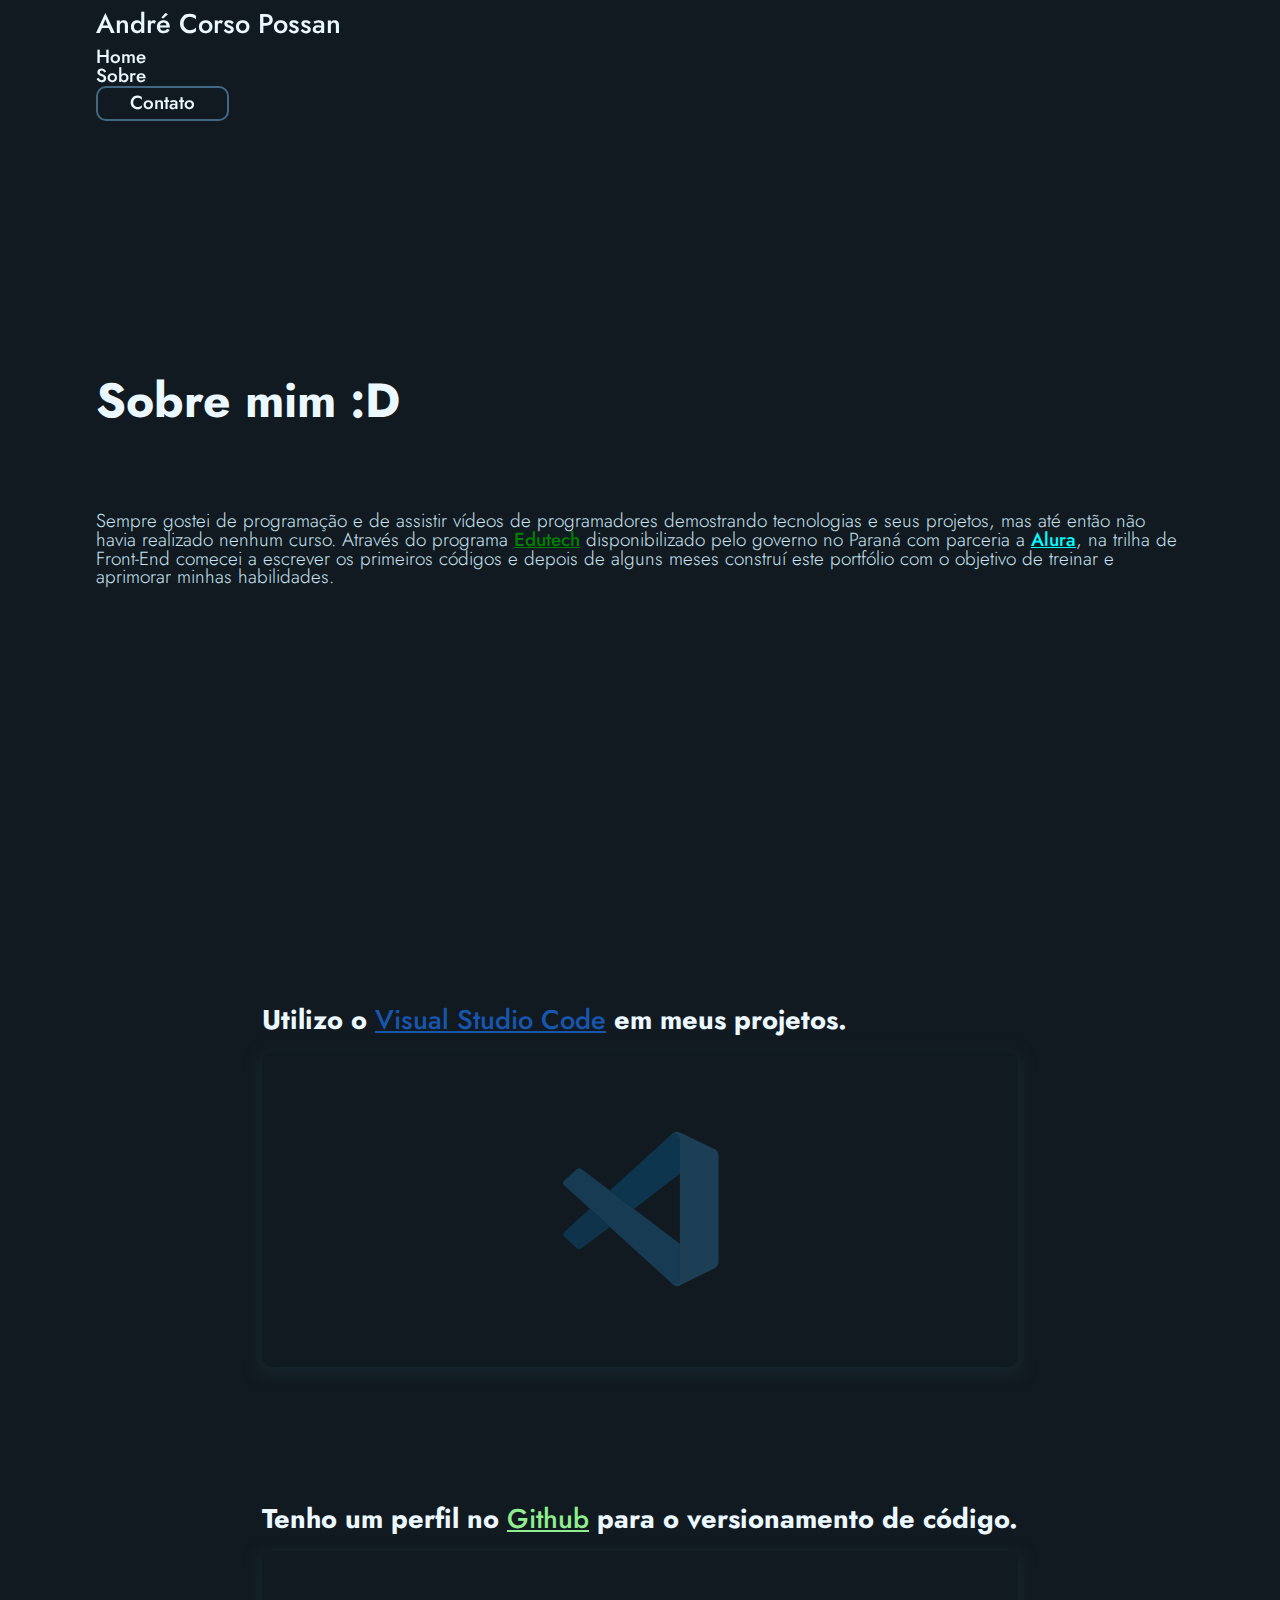
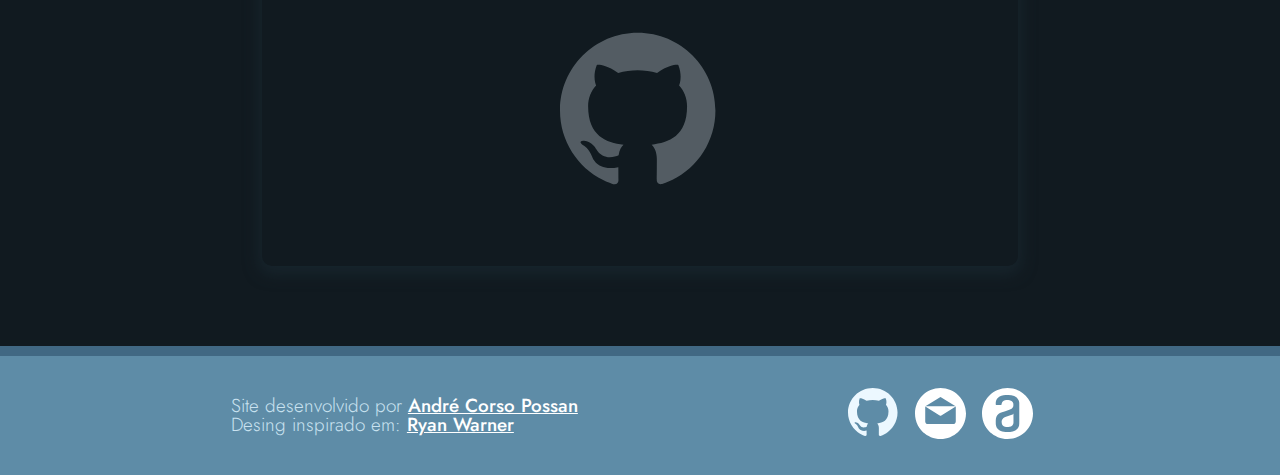
<file: about.html>
<!DOCTYPE html>
<html lang="pt-br">

<head>
    <meta charset="UTF-8">
    <meta http-equiv="X-UA-Compatible" content="IE=edge">
    <meta name="viewport" content="width=device-width, initial-scale=1.0">
    <title>Sobre | Portfólio</title>
    <link rel="stylesheet" href="assets/css/base/reset.css">
    <link rel="stylesheet" href="assets/css/base/base.css">
    <link rel="stylesheet" href="assets/css/base/variables.css">
    <link rel="preconnect" href="https://fonts.googleapis.com">
    <link rel="preconnect" href="https://fonts.gstatic.com" crossorigin>
    <link href="https://fonts.googleapis.com/css2?family=Jost:wght@300;400;500;600;700&display=swap" rel="stylesheet">
    <link rel="stylesheet" href="assets/css/components/buttons.css">
    <link rel="stylesheet" href="assets/css/header.css">
    <link rel="stylesheet" href="assets/css/introduction.css">
    <link rel="stylesheet" href="assets/css/about.css">
    <link rel="stylesheet" href="assets/css/components/banner-parallax.css">
    <link rel="stylesheet" href="assets/css/footer.css">
</head>

<body>
    <header class="header container">
        <h2 class="title title--two"><a href="index.html" class="header__link">André Corso Possan</a></h2>
        <nav>
            <ul class="header__list">
                <li class="header__item"><a href="index.html" class="header__link">Home</a></li>
                <li class="header__item"><a href="about.html" class="header__link">Sobre</a></li>
                <li class="header__item"><a href="contact.html" class="header__link button">Contato</a></li>
            </ul>
        </nav>
    </header>
    <main>
        <section class="introduction container">
            <h1 class="title introduction__title">Sobre mim :D</h1>
            <p class="introduction__paragraph">
                Sempre gostei de programação e de assistir vídeos de programadores demostrando
                tecnologias e seus projetos, mas até então não havia realizado nenhum curso. Através do programa
                <a href="https://www.educacao.pr.gov.br/programacao" class="highlight highlight--edutech"
                    target="_blank">Edutech</a>
                disponibilizado pelo governo no Paraná com parceria a
                <a href="https://cursos.alura.com.br/user/andre-possan" class="highlight highlight--alura"
                    target="_blank">Alura</a>,
                na trilha de Front-End comecei a escrever os primeiros códigos e depois de alguns meses construí este
                portfólio com o objetivo de treinar e aprimorar minhas habilidades.
            </p>
        </section>
        <section class="about container">
            <ul>
                <li class="banner-parallax__item">
                    <h2 class="banner-parallax__title title title--two">Utilizo o
                        <a href="https://code.visualstudio.com/" class="highlight highlight--vscode"
                            target="_blank">Visual Studio Code</a>
                        em meus projetos.
                    </h2>
                    <a class="banner-parallax__image banner-parallax__image--vscode"
                        href="https://code.visualstudio.com/" target="_blank">
                        <img class="banner-parallax__icon" src="assets/img/icons/vscode.svg" alt="Ícone do Vs Code">
                    </a>
                </li>
                <li class="banner-parallax__item">
                    <h2 class="banner-parallax__title title title--two">
                        Tenho um perfil no
                        <a class="highlight highlight--github" href="https://github.com/andre-possan"
                            target="_blank">Github</a>
                        para o versionamento de código.
                    </h2>
                    <a class="banner-parallax__image banner-parallax__image--github"
                        href="https://github.com/andre-possan" target="_blank">
                        <img class="banner-parallax__icon" src="assets/img/icons/github.svg" alt="Ícone do Github">
                    </a>
                </li>
            </ul>
        </section>
    </main>
    <footer class="footer container">
        <ul class="footer__texts-list">
            <li class="footer__texts-item">
                <p class="footer__text">Site desenvolvido por
                    <a class="footer__link" href="https://github.com/andre-possan" target="_blank">André Corso Possan</a>
                </p>
            </li>
            <li class="footer__texts-item">
                <p class="footer__text">Desing inspirado em:
                    <a class="footer__link" href="https://ryan.warner.codes." target="_blank">Ryan Warner</a>
                </p>
            </li>
        </ul>
        <ul class="footer__images">
            <li class="footer__item">
                <a href="https://github.com/andre-possan" target="_blank">
                    <img class="footer__image" src="assets/img/icons/github.svg" alt="Github icon">
                </a>
            </li>
            <li class="footer__item">
                <a href="mailto:andrecorsopossan@gmail.com" target="_blank">
                    <img class="footer__image" src="assets/img/icons/email.svg" alt="Email icon">
                </a>
            </li>
            <li class="footer__item">
                <a href="https://cursos.alura.com.br/user/andre-possan" target="_blank">
                    <img class="footer__image" src="assets/img/icons/alura.svg" alt="Alura icon">
                </a>
            </li>
        </ul>
    </footer>
</body>

</html>
</file>
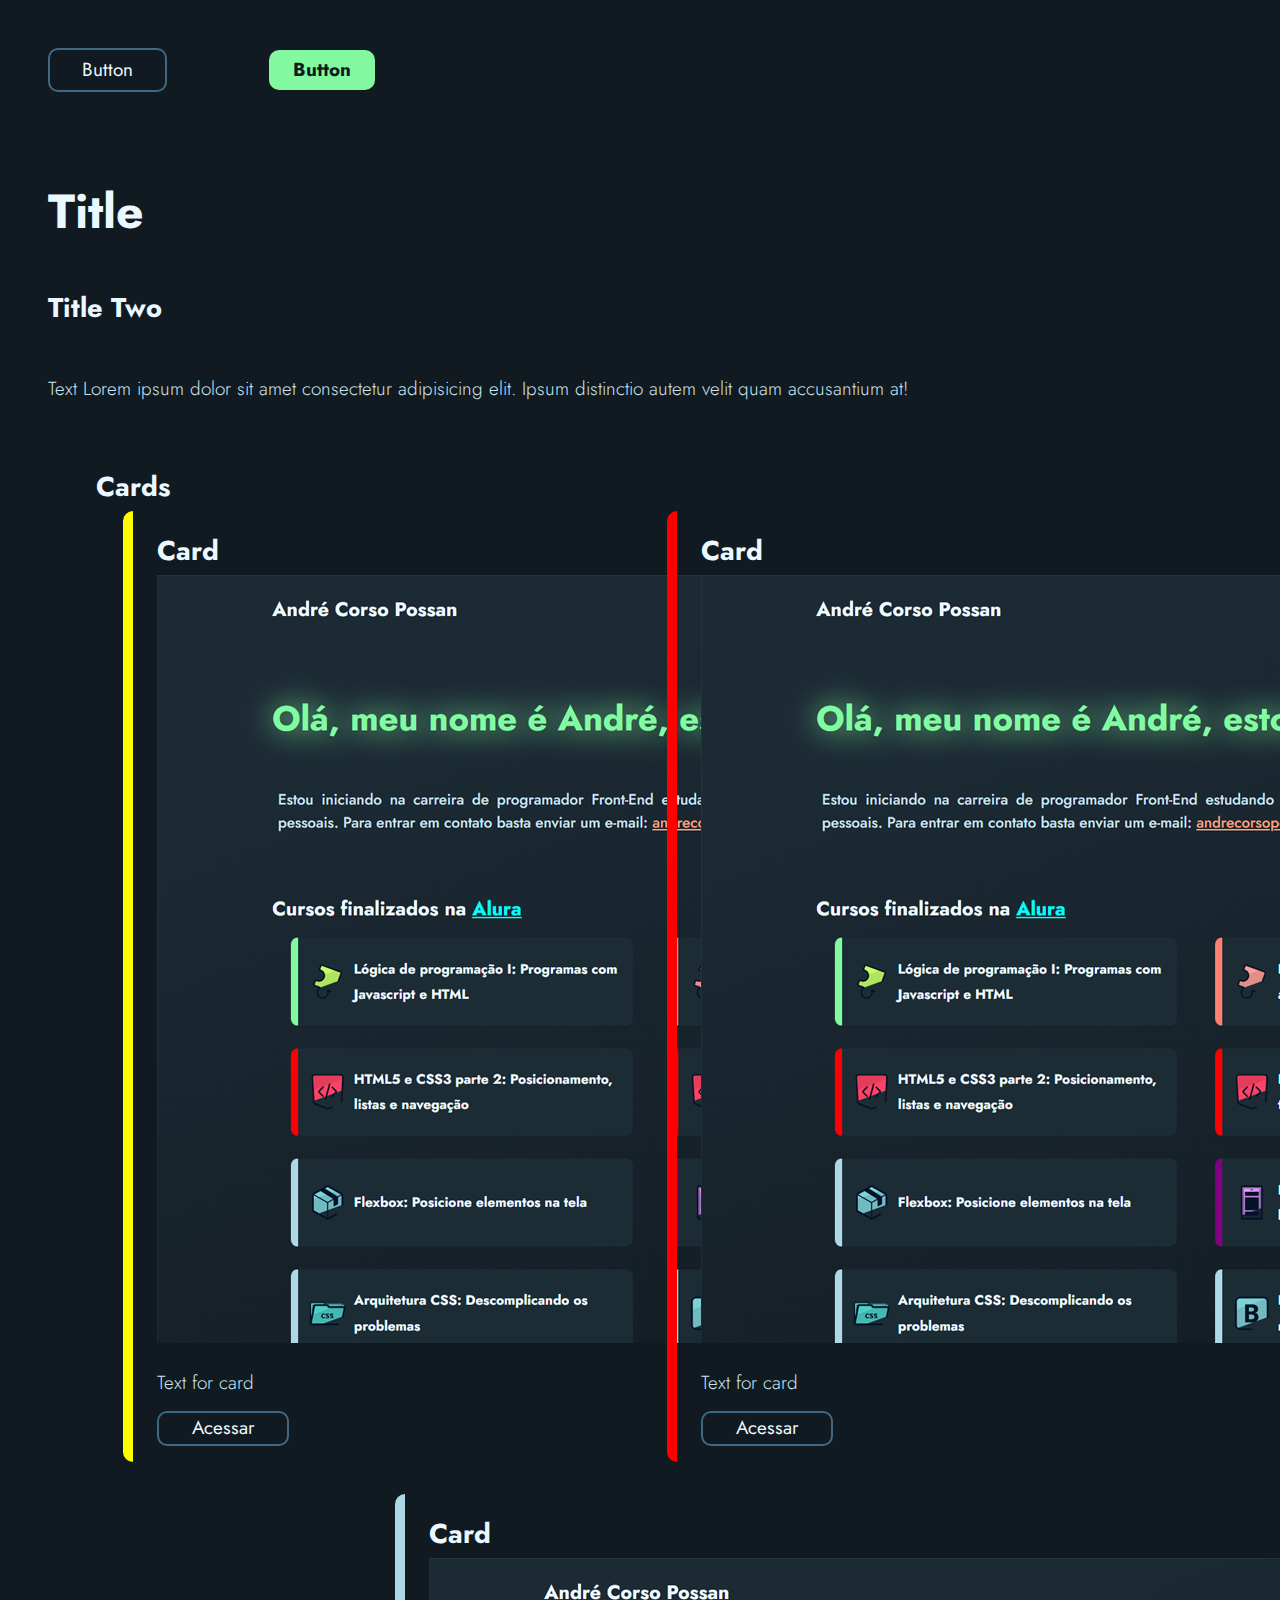
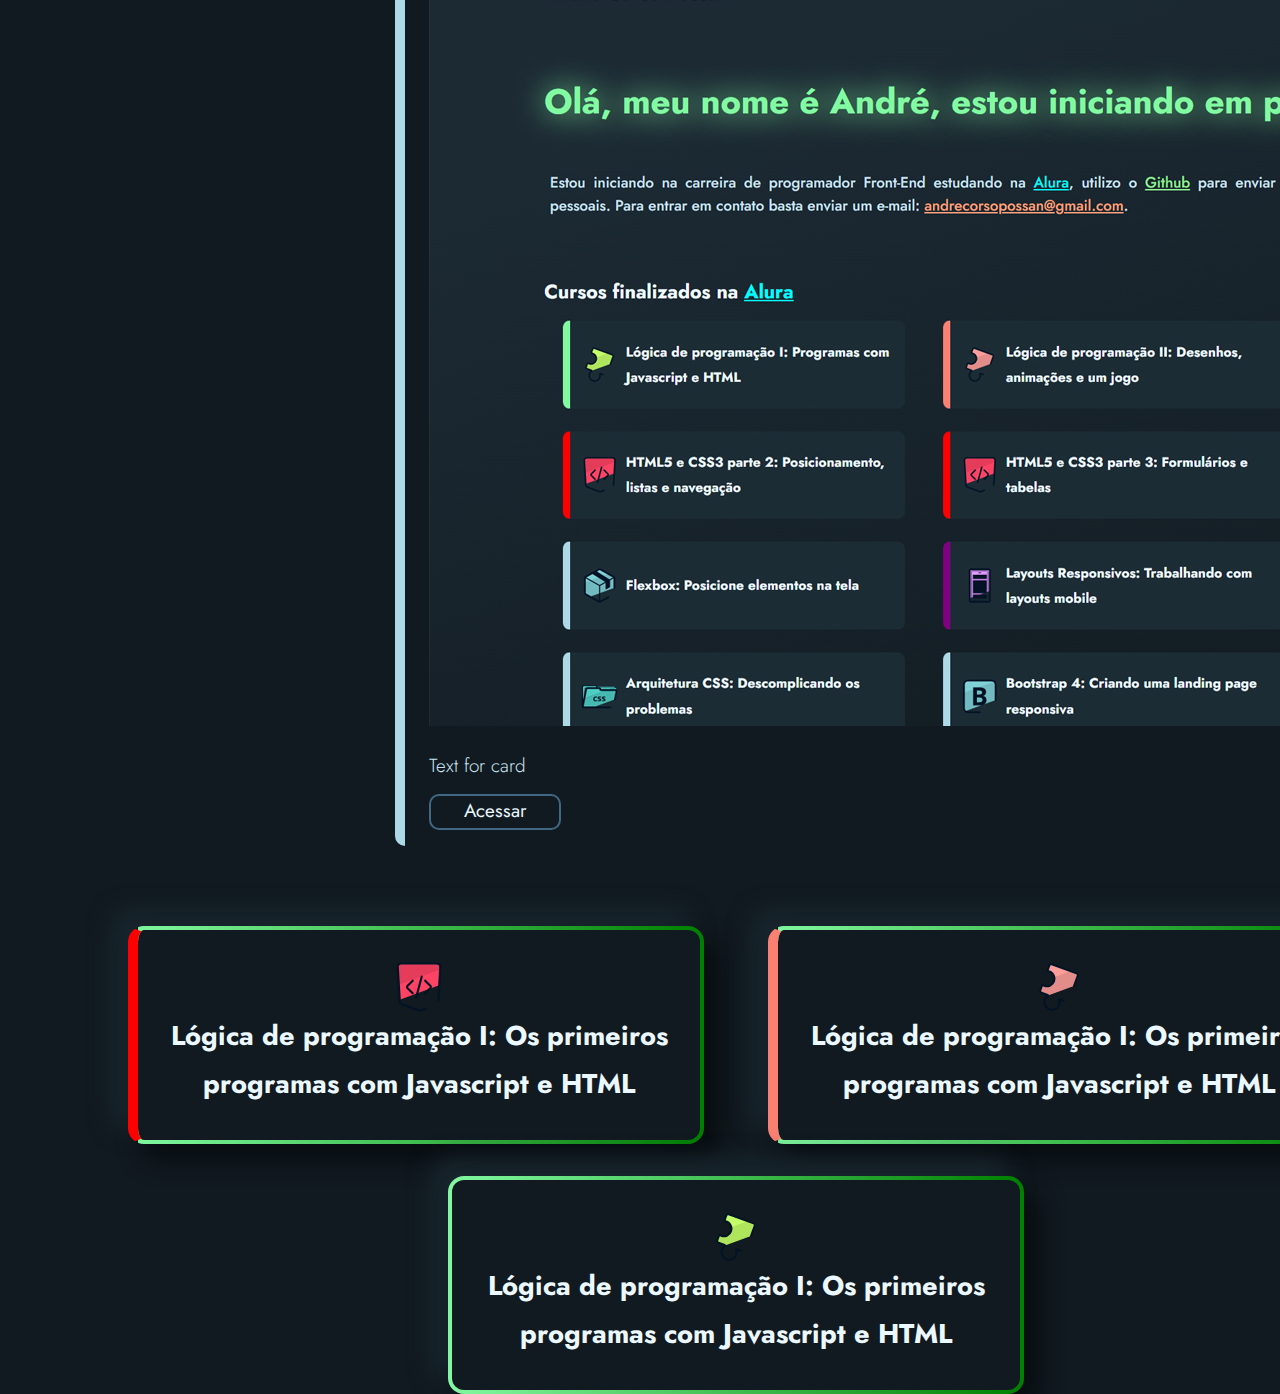
<file: components.html>
<!DOCTYPE html>
<html lang="pt=br">

<head>
    <meta charset="UTF-8">
    <meta http-equiv="X-UA-Compatible" content="IE=edge">
    <meta name="viewport" content="width=device-width, initial-scale=1.0">
    <title>André | Components</title>
    <link rel="stylesheet" href="assets/css/base/reset.css">
    <link rel="stylesheet" href="assets/css/base/base.css">
    <link rel="stylesheet" href="assets/css/base/variables.css">
    <link rel="preconnect" href="https://fonts.googleapis.com">
    <link rel="preconnect" href="https://fonts.gstatic.com" crossorigin>
    <link href="https://fonts.googleapis.com/css2?family=Jost:wght@300;400;500;600;700&display=swap" rel="stylesheet">
    <link rel="stylesheet" href="assets/css/components/buttons.css">
    <link rel="stylesheet" href="assets/css/components/cards.css">
    <link rel="stylesheet" href="assets/css/components/card-templates.css">
    <link rel="stylesheet" href="assets/css/header.css">
    <link rel="stylesheet" href="assets/css/introduction.css">
    <link rel="stylesheet" href="assets/css/courses.css">
    <link rel="stylesheet" href="assets/css/projects.css">
    <link rel="stylesheet" href="assets/css/footer.css">
</head>

<body>
    <button class="button" style="margin: 3rem;">Button</button>

    <button class="button button--second" style="margin: 3rem;">Button</button>

    <h1 class="title" style="margin: 3rem;">Title</h1>

    <h2 class="title title--two" style="margin: 3rem;">Title Two</h2>

    <p style="margin: 3rem;">Text Lorem ipsum dolor sit amet consectetur adipisicing elit. Ipsum distinctio autem velit
        quam accusantium at!</p>

    <section class="projects container">
        <h2 class="projects__title title title--two">Cards</h2>
        <ul class="cards">
            <li class="card card--yellow">
                <h3 class=" title title--two">Card</h3>
                <img src="assets/img/portfolio.jpg" class="card__image">
                <p class="card__text">
                    Text for card
                </p>
                <a href="#" class="button card__button" target="_blank">Acessar</a>
            </li>
            <li class="card card--red">
                <h3 class=" title title--two">Card</h3>
                <img src="assets/img/portfolio.jpg" class="card__image">
                <p class="card__text">
                    Text for card
                </p>
                <a href="#" class="button card__button" target="_blank">Acessar</a>
            </li>
            <li class="card card--lightblue">
                <h3 class=" title title--two">Card</h3>
                <img src="assets/img/portfolio.jpg" class="card__image">
                <p class="card__text">
                    Text for card
                </p>
                <a href="#" class="button card__button" target="_blank">Acessar</a>
            </li>
        </ul>
    </section>
    <a href="https://cursos.alura.com.br/user/andre-possan">
        <ul class="cards container">
            <li class="card card--second card--red">
                <div class="card__icon card__icon--html-e-css"></div>
                <h3 class="title title--two">Lógica de programação I: Os primeiros programas com Javascript e HTML</h3>
            </li>
            <li class="card card--second card--salmon">
                <div class="card__icon card__icon--logica-de-programacao-dois"></div>
                <h3 class="title title--two">Lógica de programação I: Os primeiros programas com Javascript e HTML</h3>
            </li>
            <li class="card card--second">
                <div class="card__icon card__icon--logica-de-programacao"></div>
                <h3 class="title title--two">Lógica de programação I: Os primeiros programas com Javascript e HTML</h3>
            </li>
        </ul>
    </a>
</body>

</html>
</file>
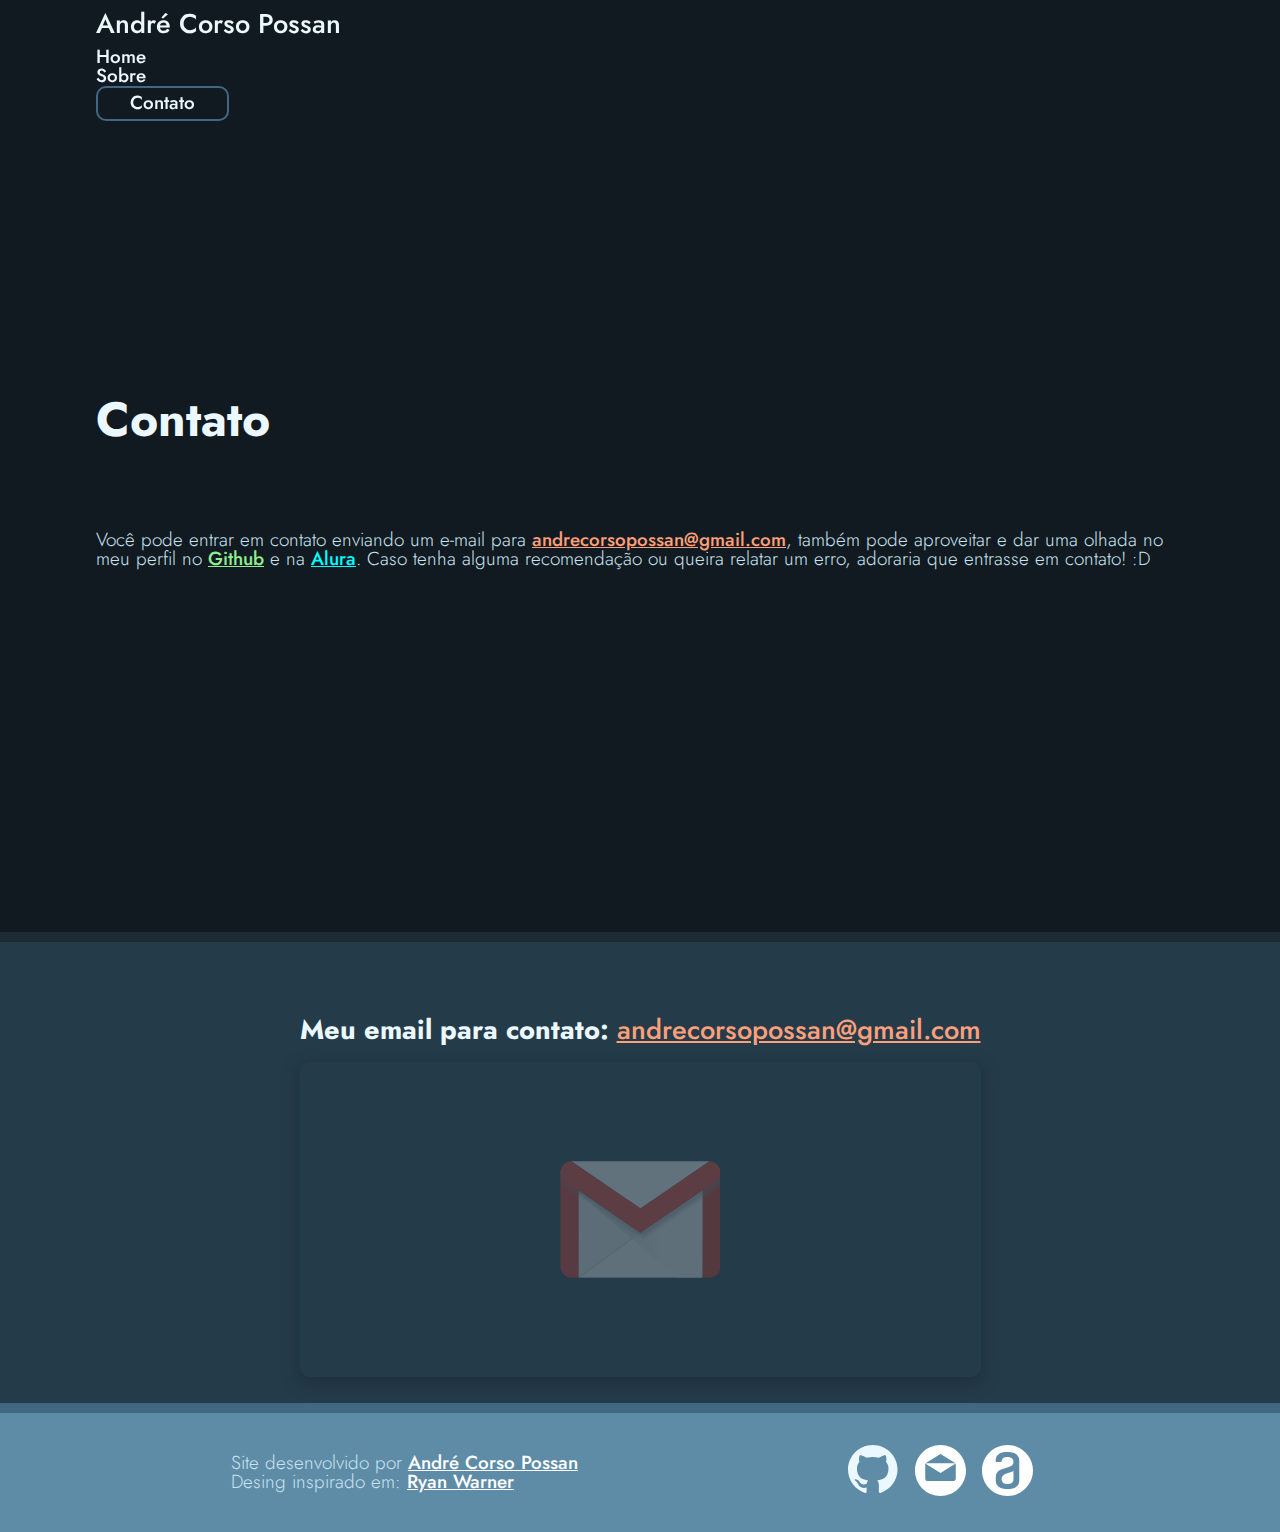
<file: contact.html>
<!DOCTYPE html>
<html lang="pt-br">

<head>
    <meta charset="UTF-8">
    <meta http-equiv="X-UA-Compatible" content="IE=edge">
    <meta name="viewport" content="width=device-width, initial-scale=1.0">
    <title>Contato | Portfólio</title>
    <link rel="stylesheet" href="assets/css/base/reset.css">
    <link rel="stylesheet" href="assets/css/base/base.css">
    <link rel="stylesheet" href="assets/css/base/variables.css">
    <link rel="preconnect" href="https://fonts.googleapis.com">
    <link rel="preconnect" href="https://fonts.gstatic.com" crossorigin>
    <link href="https://fonts.googleapis.com/css2?family=Jost:wght@300;400;500;600;700&display=swap" rel="stylesheet">
    <link rel="stylesheet" href="assets/css/components/buttons.css">
    <link rel="stylesheet" href="assets/css/header.css">
    <link rel="stylesheet" href="assets/css/introduction.css">
    <link rel="stylesheet" href="assets/css/contact.css">
    <link rel="stylesheet" href="assets/css/components/banner-parallax.css">
    <link rel="stylesheet" href="assets/css/footer.css">
</head>

<body>
    <header class="header container">
        <h2 class="title title--two"><a href="index.html" class="header__link">André Corso Possan</a></h2>
        <nav>
            <ul class="header__list">
                <li class="header__item"><a href="index.html" class="header__link">Home</a></li>
                <li class="header__item"><a href="about.html" class="header__link">Sobre</a></li>
                <li class="header__item"><a href="contact.html" class="header__link button">Contato</a></li>
            </ul>
        </nav>
    </header>
    <main>
        <section class="introduction container">
            <h1 class="title introduction__title">Contato</h1>
            <p class="introduction__paragraph">
                Você pode entrar em contato enviando um e-mail para
                <a href="mailto:andrecorsopossan@gmail.com" class="highlight highlight--email"
                    target="_blank">andrecorsopossan@gmail.com</a>,
                também pode aproveitar e dar uma olhada no meu perfil no
                <a href="https://github.com/andre-possan" class="highlight highlight--github" target="_blank">Github</a>
                e na
                <a href="https://cursos.alura.com.br/user/andre-possan" class="highlight highlight--alura"
                    target="_blank">Alura</a>.
                Caso tenha alguma recomendação ou queira relatar um erro, adoraria que entrasse em contato! :D
            </p>
        </section>
        <section class="contact container">
            <ul>
                <li class="banner-parallax__item">
                    <h2 class="banner-parallax__title title title--two">
                        Meu email para contato:
                        <a href="mailto:andrecorsopossan@gmail.com" class="highlight highlight--email"
                            target="_blank">andrecorsopossan@gmail.com</a>
                    </h2>
                    <a class="banner-parallax__image banner-parallax__image--emails"
                        href="mailto:andrecorsopossan@gmail.com" target="_blank">
                        <img class="banner-parallax__icon" src="assets/img/icons/gmail.svg" alt="Ícone do Gmail">
                    </a>
                </li>
            </ul>
        </section>
    </main>
    <footer class="footer container">
        <ul class="footer__texts-list">
            <li class="footer__texts-item">
                <p class="footer__text">Site desenvolvido por
                    <a class="footer__link" href="https://github.com/andre-possan" target="_blank">André Corso Possan</a>
                </p>
            </li>
            <li class="footer__texts-item">
                <p class="footer__text">Desing inspirado em:
                    <a class="footer__link" href="https://ryan.warner.codes." target="_blank">Ryan Warner</a>
                </p>
            </li>
        </ul>
        <ul class="footer__images">
            <li class="footer__item">
                <a href="https://github.com/andre-possan" target="_blank">
                    <img class="footer__image" src="assets/img/icons/github.svg" alt="Github icon">
                </a>
            </li>
            <li class="footer__item">
                <a href="mailto:andrecorsopossan@gmail.com" target="_blank">
                    <img class="footer__image" src="assets/img/icons/email.svg" alt="Email icon">
                </a>
            </li>
            <li class="footer__item">
                <a href="https://cursos.alura.com.br/user/andre-possan" target="_blank">
                    <img class="footer__image" src="assets/img/icons/alura.svg" alt="Alura icon">
                </a>
            </li>
        </ul>
    </footer>
</body>

</html>
</file>
<file: assets/css/base/base.css>
html {
    scroll-behavior: smooth;
    overflow-x: hidden;
}

body {
    color: var(--text-20);
    
    font-family: var(--font-family);
    font-size: var(--text-size);
    font-weight: var(--text-weight);

}

::-webkit-scrollbar {
    background: var(--blue-30);

}

::-webkit-scrollbar-thumb {
    background: var(--glow-20);
    border-radius: 5px;    
}

::-webkit-scrollbar-thumb:hover {
    background: var(--glow-10);
    box-shadow: 0 0 10px var(--glow-10);
}

a {
    display: inline-block;
    text-decoration: none;
    color: inherit;
}

.title {
    color: var(--text-10);

    font-size: var(--title-size);
    font-weight: var(--title-weight);
    line-height: var(--title-size);
}

.title--two {
    font-size: var(--title-size-two);
}

.title--highlight {
    color: var(--glow-20);

    text-shadow: 0px 0px 40px var(--glow-20);

    line-height: var(--title-line-height);

    cursor: default;

    transition: all 1s;
}

.title--highlight:hover {
    text-shadow: 0px 0px 20px var(--glow-20);
}

.title--highlight:active {
    text-shadow: 0px 0px 20px red;
    color: red;
}

.divider {
    height: 2px;
    background: linear-gradient(90deg, var(--glow-10), var(--transparent))
}

.divider--animation {
    animation: animateDivider 4s both;
}

.paragraph {
    margin-top: 2rem;
    padding-left: .5rem;

    line-height: var(--text-line);

    font-weight: var(--text-weigth-two);
    font-size: var(--text-size-two);
}

.highlight {
    text-decoration: underline;

    font-weight: var(--text-weigth-three);
}

.highlight--alura {
    color: var(--cyan);
}

.highlight--github {
    color: var(--lightgreen);
}

.highlight--email {
    color: var(--lightsalmon);
    word-break: break-all;
}

.highlight--edutech {
    color: var(--green);
}

.highlight--vscode {
    color: var(--blue);
}

/* Mobile */
@media screen and (min-width: 0px) {
    body {
        background: linear-gradient(158.86deg, #1C2A34 1%, #111A20 40%, #111A20 10%);
    }

    .container {
        padding-right: 1rem;
        padding-left: 1rem; 
    }
}

/* Tablet */
@media screen and (min-width: 426px) {
    .container {
        padding-right: 4rem;
        padding-left: 4rem; 
    }
}

/* Laptop */
@media screen and (min-width: 769px) {
    body {
        background: var(--blue-10);
    }

    .container {
        padding-right: 6rem;
        padding-left: 6rem; 
    }
}

/* Desktop */
@media screen and (min-width: 1441px) {
    .paragraph {
        max-width: 60vw;
    }
}

@keyframes animateDivider {
    from {
        width: 0%;
    }
    to {
        width: 100%;
    }
}

.animate-fade-to-top {
    animation: animateFadeToTop 1s both;
}

@keyframes animateFadeToTop {
    from {
        opacity: 0;
        transform: translateY(100px);
    }
    to {
        opacity: 1;
        transform: translateY(0);
    }
}

.animate-fade-to-right {
    animation: animateFadeToRight 1s both;
}

@keyframes animateFadeToRight {
    from {
        opacity: 0.5;
        transform: translateX(-200px);
    }
    to {
        opacity: 1;
        transform: translateY(0);
    }
}

.animate-fade-to-left {
    animation: animateFadeToLeft 1s both;
}

@keyframes animateFadeToLeft {
    from {
        opacity: 0.5;
        transform: translateX(200px);
    }
    to {
        opacity: 1;
        transform: translateY(0);
    }
}

.animate-fade-to-bottom {
    animation: animateFadeTobottom 1s both;
}

@keyframes animateFadeTobottom {
    from {
        opacity: 0.5;
        transform: translateY(-200px);
    }
    to {
        opacity: 1;
        transform: translateY(0);
    }
}
</file>
<file: assets/css/base/variables.css>
:root {
    /* Colors */
    --glow-10: #B0FBBC;
    --glow-20: #82F9A1;
    --text-10: #ECF8FF;
    --text-20: #C9E2F0;
    --blue-10: #111A20;
    --blue-10-transparent: #111a20e5;
    --blue-10-neumorphism1: #080d10;
    --blue-10-neumorphism2: #1a2730;
    --blue-20: #1C2C35;
    --blue-20-transparent: #091d2a8b;
    --blue-30: #243B4A;
    --blue-40: #416883;
    --blue-50: #5E8CA7;
    --salmon: salmon;
    --red: red;
    --lightblue: lightblue;
    --purple: purple;
    --yellow: yellow;
    --cyan: cyan;
    --lightgreen: lightgreen;
    --lightsalmon: lightsalmon;
    --green: green;
    --blue: #1856ae;
    --white: white;
    --transparent: #ffffff00;

    /* Text */
    --font-family: 'Jost', sans-serif;
    
    --title-weight: 700;
    
    --text-size: 1.18rem;
    --text-size-two: 1.3rem;
    --text-weight: 300;
    --text-weigth-two: 400;
    --text-weigth-three: 500;
    --text-line: 1.8rem;
    --button-weight: 400;
    --button-weight-two: 700;

    /* Cards */
    --card-shadow: 0 5px 15px 3px;
    --card-border: 10px solid;
    --card-image-border: 2px solid;
    --card-border-radius: 10px;

    /* Header */
    --header-border: 4px solid var(--glow-10);
    --header-background: #040C11;
    --header-background-transparent: #040c1100;
}

/* Mobile */
@media screen and (min-width: 0px) {
    :root {
        --title-size: 2.2rem;
        --title-size-two: 1.5rem;
        --title-line-height: 3.2rem;
    }
}

/* Laptop Large */
@media screen and (min-width: 1025px) {
    :root {
        --title-size: 3rem;
        --title-size-two: 1.7rem;
        --title-line-height: 4rem;
    }
}
</file>
<file: assets/css/components/buttons.css>
.button {
    background-color: transparent;
    border: 2px solid var(--blue-40);
    border-radius: 10px;

    padding: .4rem 2rem;

    text-align: center;

    color: var(--text-10);

    font-size: var(--text-size);
    font-family: var(--font-family);
    font-weight: var(--button-weight);
}

.button:hover {
    background-color: var(--blue-30);

    color: var(--glow-10);
}

.button--second {
    background-color: var(--glow-20);

    border: none;

    color: var(--blue-10);

    font-weight: var(--button-weight-two);

    padding: .4rem 1.5rem;
}
</file>
<file: assets/css/header.css>
.header {
    position: fixed;
    top: 0;

    width: 100%;

    z-index: 2;

    transition: 200ms ease-in-out;
}

.header__box {
    display: flex;
    justify-content: space-between;
    align-items: center;
}

.header__background--highlight {
    background-color: var(--header-background);
}

.header--highlight {
    background-color: var(--header-background);
    border-bottom: var(--header-border);
}

.header--border-none {
    border: none;
}

.header__menu {
    display: flex;
    border-bottom: var(--header-border);
}

.header__link {
    position: relative;

    color: var(--text-10);

    font-weight: var(--text-weigth-three);

    transition: 500ms;
}

.header__link::after {
    content: "";
    width: 0;
    height: 3px;
    background: linear-gradient(90deg, var(--glow-20), var(--header-background-transparent));
    background: linear-gradient(90deg, var(--glow-20), var(--transparent));
    position: absolute;
    left: 0;
    bottom: -2.5px;
    transition: width 0.3s;
}

.header__link.button::after {
    left: 25%;
    bottom: 3.5px;
}

.header__link--active.button::after,
.header__menu-item:hover .header__link.button::after {
    width: 40%;
}

.header__link--active::after {
    width: 100%;
}

.header__menu-item:hover .header__link::after {
    width: 100%;
}

.header__menu-item:hover .header__link {
    color: var(--glow-20);
}

.header__link--active {
    color: var(--glow-20);
    text-shadow: 0 5px 10px var(--glow-20);
}

/* Mobile */
@media screen and (min-width: 0px) {
    .header__box {
        height: 6vh;

        padding-top: 0.3rem;
        padding-bottom: 0.3rem;
    }

    .header__menu {
        flex-direction: column;
        align-items: center;

        padding: 1rem 0;
    }

    .header__mobile-menu {
        display: block;
    }

    .header__mobile-menu-line {
        background-color: var(--white);
        width: 32px;
        height: 3px;
    }

    .header__mobile-menu-line:nth-child(n + 2):nth-child(n) {
        margin-top: 5px;
    }

    .header__mobile-menu-line {
        transition: 300ms ease-in-out;
    }

    .header__mobile-menu.active .header__mobile-menu-line:first-child {
        transform: rotate(-45deg) translate(-6.5px, 5px);
    }

    .header__mobile-menu.active .header__mobile-menu-line:nth-child(2) {
        opacity: 0;
    }

    .header__mobile-menu.active .header__mobile-menu-line:last-child {
        transform: rotate(45deg) translate(-6.5px, -5px);
    }

    .header__menu {
        position: absolute;
        top: 6vh;
        right: 0;
        z-index: -1;
        width: 100%;

        opacity: 0;

        transition: 300ms ease-in-out;
        transform: translateY(-130%);
    }

    .header__menu.active {
        z-index: -1;
        opacity: 100;
        transform: translateY(0);
    }

    .header__menu-item {
        margin-bottom: 2rem;
        margin-right: 0;
    }

    .header__menu-item:last-child {
        margin-bottom: 0;
    }
}

/* Laptop */
@media screen and (min-width: 769px) {
    .header {
        height: inherit;
    }

    .header,
    .header__menu {
        flex-direction: row;
    }

    .header__mobile-menu {
        display: none;
    }

    .header__menu {
        width: inherit;

        position: static;
        z-index: 0;

        opacity: 100;

        background: none;
        border: none;

        padding: 0;
        margin-top: 0;

        transform: translateY(0);
    }

    .header__menu-item {
        margin-bottom: 0;
    }

    .header__menu-item:nth-last-child(n + 2) {
        margin-right: 2rem;
    }
}

@keyframes navLinkFade {
    from {
        opacity: 0;
        transform: translateX(50px);
    }

    to {
        opacity: 1;
        transform: translateX(0);
    }
}
</file>
<file: assets/css/introduction.css>
.introduction {
    display: flex;
    flex-direction: column;
    justify-content: center;

    height: 100vh;

    z-index: 1;

    scroll-margin-top: 80px;
}

.introduction__video {
    position: absolute;
    top: 0;
    left: 0;

    z-index: -1;

    width: 100vw;
    height: 100vh;

    object-fit: cover;

    opacity: 0.2;
}

#introduction__title-typing::after {
    content: "|";
    color: white;
    margin-left: .2rem;

    animation: blink 800ms infinite;
    animation-timing-function: cubic-bezier(1,0,0,1);
}

.introduction__subtitle {
    font-weight: var(--text-weigth-two);

    margin-bottom: .5rem;
}

.introduction__content-box {
    display: flex;

    margin-top: 2rem;
}

.introduction__list {
    display: flex;
    flex-wrap: wrap;
    align-items: center;
    justify-content: space-evenly;
}

.introduction__list-item-icon {
    width: 45px;
    height: 45px;

    margin-right: 10px;

    transition: 200ms;
}

.introduction__list .introduction__list-item:last-child .introduction__list-item-icon {
    margin: 0;
}

.introduction__list-item-icon:hover {
    transform: translateY(-5px);
}

/* Mobile */
@media screen and (min-width: 0px) {
    .introduction {
        margin-top: 2rem;
        background: none;
    }

    .introduction__video {
        display: none;
    }

    .introduction__title {
        height: 25vh;
        text-align: center;
    }

    .introduction__content-box {
        align-items: center;
        flex-direction: column;
    }
    

    .introduction__skills {
        margin-bottom: 1rem;
    }
}


/* Laptop */
@media screen and (min-width: 769px) {
    .introduction {
        background: linear-gradient(0deg, #111A20 10%, #fdbb2d00 90%);
    }

    .introduction__video {
        display: block;
    }

    .introduction__title {
        height: 20vh;
    }

    .introduction__content-box {
        justify-content: space-between;
        flex-direction: row;
    }

    .introduction__skills {
        margin-bottom: 0;
    }
}

/* Laptop Large */
@media screen and (min-width: 1025px) {
    .introduction__title {
        height: 15vh;
        text-align: start;
    }

    .introduction__subtitle {
        padding-left: .5rem;
    }

    .introduction__content-box {
        justify-content: flex-start;
    }

    .introduction__skills {
        margin-right: 6rem;
    }
}

/* Desktop */
@media screen and (min-width: 1441px) {
    .introduction__title {
        height: 7vh;
        text-align: start;
    }
}

@keyframes blink {
    from {
        opacity: 0;
    }

    to {
        opacity: 1;
    }
}
</file>
<file: assets/css/about.css>
.about {
    display: flex;
    align-items: center;
}

.about__texts__button {
    margin-top: 2rem;
}

.about__image-and-skills {
    position: relative;
}

.about__image {
    background: url(../img/hacker-mind.svg);
    background-repeat: no-repeat;
    background-size: contain;
    background-position: center;

    background-color: var(--blue-50);
    border-radius: 50%;

    width: 28em;
    height: 28em;

    box-shadow: 0 0 30px var(--blue-40);

    transition: 400ms;
}

.about__image-and-skills:hover .about__image {
    box-shadow: 0 0 35px var(--glow-20);

    background-color: var(--glow-20);
}

.about__image-and-skills:hover .about__skills,
.about__image-and-skills:hover .about__skills__item {
    animation-play-state: paused;
}

.about__skills {
    position: absolute;
    top: 0;
    left: 45%;

    height: 28em;

    animation: rotateSkillsList 20s infinite linear;
}

.about__skills__item {
    position: absolute;

    width: 3.5em;
    height: 3.5em;

    transition: 200ms;

    animation: rotateSkillIcon 20s infinite reverse linear;
}

.about__skills__item--html {
    top: -2.9em;
    background: url(../img/icons/html.svg);
}

.about__skills__item--css {
    bottom: -3em;
    background: url(../img/icons/css.svg);
}

.about__skills__item--js {
    top: 50%;
    left: 15.5em;
    background: url(../img/icons/js.svg);
}

.about__skills__item--figma {
    top: 50%;
    left: -15.5em;
    background: url(../img/icons/figma.svg);
}

.about__skills__item--git {
    top: 10%;
    right: -14.5em;
    background: url(../img/icons/git.svg);
}

@keyframes rotateSkillIcon {
    to {
        transform: rotate(360deg);
    }
}

@keyframes rotateSkillsList {
    0% {
        transform: rotate(0);
    }

    25% {
        transform: rotate(90deg) translateX(-1.4em) translateY(-1.4em);
    }

    50% {
        transform: rotate(180deg) translateX(-2.5em) translateY(0);
    }

    75% {
        transform: rotate(270deg) translateX(-1.5em) translateY(1.1em);
    }

    100% {
        transform: rotate(360deg);
    }
}

/* Mobile */
@media screen and (min-width: 0px) {
    .about {
        flex-direction: column;

        overflow-x: hidden;
        overflow-y: hidden;

        padding-top: 4rem;
        padding-bottom: 3rem;
    }
    .about__texts {
        display: flex;
        flex-direction: column;

        margin-bottom: 4rem;
    }
    .about__texts__button {
        align-self: center;
    }
    .about__image-and-skills {
        font-size: 8px;
    }
}

/* Tablet */
@media screen and (min-width: 426px) {
    .about {
        padding-bottom: 5rem;
    }
    .about__image-and-skills {
        font-size: 12px;
    }
}

/* Laptop */
@media screen and (min-width: 769px) {
    .about__texts__button {
        align-self: flex-start;
    }
}

/* Laptop Large */
@media screen and (min-width: 1025px) {
    
}

/* Desktop */
@media screen and (min-width: 1441px) {
    .about {
        height: 100vh;

        flex-direction: row;
        justify-content: space-between;

        padding-top: 0;
        padding-bottom: 0;
    }
    .about__texts {
        margin: 0;
    }

    .about__texts-paragraph {
        max-width: 55vw;
    }
    .about__image-and-skills {
        font-size: 16px;
    }
}
</file>
<file: assets/css/components/banner-parallax.css>
.banner-parallax__item:first-child {
    margin-bottom: 8rem;
}

.contact .banner-parallax__item {
    margin-bottom: 0;
}

.banner-parallax__image {
    display: flex;
    justify-content: center;

    width: 100%;
    height: 35vh;

    opacity: 0.6;
    
    background-position: center;
    background-size: cover;
    background-repeat: no-repeat;
    background-attachment: fixed;
    background-position-y: 0;

    box-shadow: var(--card-shadow) var(--blue-20);

    border-radius: var(--card-border-radius);

    transition: 500ms;
}

.banner-parallax__image--vscode {
    background-image: url(../../img/vscode.png);
}

.banner-parallax__image--github {
    background-image: url(../../img/github.png);
}

.banner-parallax__image--code {
    background-image: url(../../img/code.jpg);
}

.banner-parallax__image--emails {
    background-image: url(../../img/emails.jpg);
}

.banner-parallax__icon {
    width: 10rem;

    opacity: 50%;

    transition: 500ms;
}

.banner-parallax__image:hover .banner-parallax__icon {
    opacity: 100%;

    transform: translateY(-10px);

    filter: drop-shadow(0 0 20px var(--blue-30));
}

.banner-parallax__image:hover {
    opacity: 0.8;
}

/* Mobile */
@media screen and (min-width: 0px) {
    .banner-parallax__title {
        margin-bottom: 2rem;

        text-align: center;
    }
}

/* Laptop */
@media screen and (min-width: 769px) {
    .banner-parallax__title {
        margin-bottom: .5rem;

        text-align: inherit;
    }
}

/* Laptop Large */
@media screen and (min-width: 1025px) {
    .banner-parallax__image--github {
        background-position-y: 22rem;
    }
}
</file>
<file: assets/css/footer.css>
.footer {
    display: flex;
    justify-content: space-around;
    align-items: center;

    padding-top: 2rem;
    padding-bottom: 2rem;

    background-color: var(--blue-50);

    border-top: 10px solid var(--blue-40);
}

.footer__texts {
    text-align: center;
}

.footer__texts .footer__texts-item:first-child {
    margin-bottom: 0.8rem;
}

.footer__images {
    display: flex;
}

.footer__link {
    font-weight: var(--text-weigth-three);
    
    color: white;
    
    text-decoration: underline;
}

.footer__image {
    width: 3.2rem;
    
    margin-right: 1rem;
}

.footer__images__item {
    transition: all 200ms;
}

.footer__images__item:hover {
    transform: translateY(-10px);
}

.footer__images__item:last-child .footer__image {
    margin: 0;
}

/* Mobile */
@media screen and (min-width: 0px) {
    .footer {
        flex-direction: column;
    }

    .footer__texts {
        margin-bottom: 2rem;
        
    }
}

/* Laptop */
@media screen and (min-width: 769px) {
    .footer {
        flex-direction: row;
    }

    .footer__texts {
        margin-bottom: 0rem;
        
    }
}
</file>
<file: assets/css/components/cards.css>
.cards {
    display: flex;
    justify-content: space-around;
    flex-wrap: wrap;

    width: 100%;
}

.card {
    box-sizing: border-box;

    height: 50vh;

    padding: 1rem 1.5rem;

    border-left: var(--card-border) var(--glow-20);
    border-radius: var(--card-border-radius);

    cursor: default;
    
    background-position: top;
    background-repeat: no-repeat;
    background-size: cover;
    
    transition: 300ms;
}

.card--animate-one {
    animation: animateCardOne 1s both;
}

.card--animate-two {
    animation: animateCardTwo 1s both;
}

.card--animate-three {
    animation: animateCardThree 1s both;
}

.card:hover {
    transform: translateY(-5px);
}

.card__content {
    display: flex;
    flex-direction: column;

    height: 100%;

    padding: 1rem;
    
    border-radius: 10px;
    background: var(--blue-10-transparent);
    backdrop-filter: blur(5px);

    transition: 500ms;
}

.card__content-without-title {
    display: flex;
    flex-direction: column;

    width: 100%;
    height: 100%;
}

.card__icon {
    padding-right: 50px;
    height: 50px;
}

.card--portfolio {
    background-image: url(../../img/portfolio.jpg);
}

.card--tvonline {
    background-image: url(../../img/tvonline.jpg);
}

.card--gamersnext {
    background-image: url(../../img/gamersnext.jpg);
}

.card__text {
    flex-grow: 1;

    line-height: 1.5rem;

    margin-top: 1.5rem;
}

.card__technologies {
    text-align: center;

    margin: 2rem 0;
}

.card__technologies-title {
    font-weight: var(--text-weigth-two);

    margin-bottom: 1rem;
}

.card__technologies-list {
    display: flex;
    justify-content: space-evenly;
    align-items: center;
}

.card__technologies-list-item {
    background-repeat: no-repeat;
    background-size: cover;

    width: 3rem;
    height: 3rem;

    transition: 300ms;
}

.card__technologies-list-item:hover {
    transform: translateY(-5px);
}

.card__technologies-list-item--html {
    background-image: url(../../img/icons/html.svg);
}

.card__technologies-list-item--css {
    background-image: url(../../img/icons/css.svg);
}

.card__technologies-list-item--js {
    background-image: url(../../img/icons/js.svg);
}

.card__technologies-list-item--nodejs {
    background-image: url(../../img/icons/nodejs.svg);
}

.card__button {
    width: 4rem;

    margin-top: 1rem;
}

@property --gradient-color1 {
    syntax: '<color>';
    initial-value: #82F9A1;
    inherits: false;
}

@property --gradient-color2 {
    syntax: '<color>';
    initial-value: green;
    inherits: false;
}

.card--second {
    display: flex;
    flex-direction: column;
    align-items: center;

    box-shadow: 15px 15px 25px var(--blue-10-neumorphism1),
        -15px -15px 25px var(--blue-10-neumorphism2);

    padding: 2rem 1rem;

    text-align: center;

    background:
        linear-gradient(var(--blue-10), var(--blue-10)) padding-box,
        linear-gradient(to right, var(--gradient-color1), var(--gradient-color2)) border-box;
    border-radius: 1rem;
    border: 4px solid transparent;

    transition: --gradient-color1 1s,
        --gradient-color2 1s,
        all 1s;
}

.card--second__icon {
    width: 4rem;
    height: 4rem;

    margin-bottom: 1rem;
    background-size: cover;
}

.card--second__icon--about-me {
    background-image: url(../../img/icons/badge.svg);
}

.card--second__icon--professional-experience {
    background-image: url(../../img/icons/code.svg);
}

.card--second__icon--study {
    background-image: url(../../img/icons/study.svg);
}

.card--second__title {
    font-size: var(--title-size-two);
}

.card--second:hover {
    border-radius: 2rem;
    --gradient-color1: blue;
    --gradient-color2: red;

    box-shadow: none;
}

/* Mobile */
@media screen and (min-width: 0px) {
    .card {
        width: 100%;
        height: 100%;
    }

    .card:nth-last-child(n+2) {
        margin-bottom: 2rem;
    }

    .card__content {
        height: calc(100% - 2rem);
    }

    .card__content-without-title {
        opacity: 1;
    }
}

/* Laptop */
@media screen and (min-width: 769px) {
    .card {
        width: 45%;

        height: inherit;
    }

    .card__content {
        height: 10%;
    }

    .card__content-without-title {
        opacity: 0;
    }
    
    .card:hover .card__content {
        height: calc(100% - 2rem);
    }
    
    .card:hover .card__content-without-title {
        animation: cardTextFade 600ms forwards;
    }
    
    @keyframes animateCardOne {
        from {
            transform: translateX(-200px);
        }
    }
    
    @keyframes animateCardTwo {
        from {
            transform: translateX(200px);
        }
    }
    @keyframes animateCardThree {
        from {
            transform: translateY(200px);
        }
    }
}

/* Desktop */
@media screen and (min-width: 1441px) {
    .card {
        width: 30%;
    }

    .card:nth-last-child(n+2) {
        margin-bottom: 0;
    }

    
    @keyframes animateCardTwo {
        from {
            transform: translateY(200px);
        }
    }
    
    @keyframes animateCardThree {
        from {
            transform: translateX(200px);
        }
    }
}

@keyframes cardTextFade {
    0% {
        opacity: 0;
        transform: translateY(-100px);
    }

    100% {
        opacity: 1;
        transform: translateY(0);
    }
}
</file>
<file: assets/css/components/card-templates.css>
/* Colors card */

.card--salmon {
    border-left: var(--card-border) var(--salmon);
}

.card--salmon:hover {
    box-shadow: var(--card-shadow) var(--salmon);
}

.card--red {
    border-left: var(--card-border) var(--red);
}

.card--red:hover {
    box-shadow: var(--card-shadow) var(--red);
}

.card--lightblue {
    border-left: var(--card-border) var(--lightblue);
}

.card--lightblue:hover {
    box-shadow: var(--card-shadow) var(--lightblue);
}

.card--purple {
    border-left: var(--card-border) var(--purple);
}

.card--purple:hover {
    box-shadow: var(--card-shadow) var(--purple);
}

.card--yellow {
    border-left: var(--card-border) var(--yellow);
}

.card--yellow:hover {
    box-shadow: var(--card-shadow) var(--yellow);
}

/* Cards Icons */

.card__icon--logica-de-programacao {
    background-image: url("../../img/icons/logica-programacao.svg");
}

.card__icon--logica-de-programacao-dois {
    background-image: url("../../img/icons/logica-programacao-dois.svg");
}

.card__icon--html-e-css {
    background-image: url("../../img/icons/html5-css3.svg");
}

.card__icon--flexbox {
    background-image: url("../../img/icons/flexbox.svg");
}

.card__icon--layouts-responsivos {
    background-image: url("../../img/icons/layouts-responsivos.svg");
}

.card__icon--css-grid {
    background-image: url("../../img/icons/css-grid.svg");
}

.card__icon--arquitetura-css {
    background-image: url("../../img/icons/arquitetura-css.svg");
}

.card__icon--bootstrap {
    background-image: url("../../img/icons/bootstrap.svg");
}

.card__icon--paginas-componentes {
    background-image: url("../../img/icons/paginas-componentes.svg");
}

.card__icon--http {
    background-image: url("../../img/icons/http.svg");
}

.card__icon--javascript-linguagem-web {
    background-image: url("../../img/icons/javascript-linguagem-web.svg");
}

.card__icon--acessibilidade-web {
    background-image: url("../../img/icons/acessibilidade-web.svg");
}

.card__icon--acessibilidade-web-2 {
    background-image: url("../../img/icons/acessibilidade-web-2.svg");
}

.card__icon--animacao-svg {
    background-image: url("../../img/icons/animacao-svg.svg");
}

.card__icon--conclusao-front-end {
    background-image: url("../../img/icons/conclusao-front-end.svg");
}
</file>
<file: assets/css/courses.css>
.courses {
    margin-top: 5rem;
}

.courses .card {
    margin-bottom: 2rem;
}

.courses__title {
    margin-bottom: 1rem;
}

/* Laptop */
@media screen and (min-width: 769px) {
    .courses .card:nth-child(12) {
        margin: 0;
    }
}

/* Laptop Large */
@media screen and (min-width: 1025px) {
    .courses .card:nth-child(n+11):nth-child(-n+12) {
        margin: 0;
    }
}

/* Desktop */
@media screen and (min-width: 1441px) {
    .courses .card:nth-child(n+10):nth-child(-n+12) {
        margin: 0;
    }
}
</file>
<file: assets/css/projects.css>
.projects {
    display: flex;
    flex-direction: column;
    justify-content: center;
    

    margin-bottom: 5rem;
}

.projects__cards {
    margin-top: 2rem;
}

/* Mobile */
@media screen and (min-width: 0px) {
    .projects {
        margin-top: 4rem;

        scroll-margin-top: 60px;
    }
}

/* Desktop */
@media screen and (min-width: 1441px) {
    .projects {
        height: 100vh;
        margin-top: 0;

        scroll-margin-top: 0;
    }
}
</file>
<file: assets/css/contact.css>
.contact {
    display: flex;
    flex-direction: column;
    justify-content: space-evenly;
    align-items: center;

    background-color: var(--blue-30);
    border-top: 10px solid var(--blue-20);

    text-align: center;

    padding: 4rem 0;
}

.contact__paragraph {
    margin-top: 0;
}

.contact__button {
    display: flex;
    align-items: center;
    justify-content: space-evenly;
}

.contact__button-icon {
    width: 1.5rem;
    height: 1.5rem;
    margin-right: .5rem;

    background-image: url(../img/icons/email2.svg);
    background-position: center;
    background-repeat: no-repeat;
    background-size: cover;

    transition: 200ms;
}

.contact__button:hover
.contact__button-icon {
    background-image: url(../img/icons/email2-green.svg);
}

/* Mobile */
@media screen and (min-width: 0px) {
    .contact {
        height: 40vh;
        scroll-margin-top: calc(60vh - 8rem);
    }
}

/* Tablet */
@media screen and (min-width: 426px) {
    .contact {
        height: 37vh;
        scroll-margin-top: calc(63vh - 8rem);
    }
}
</file>
